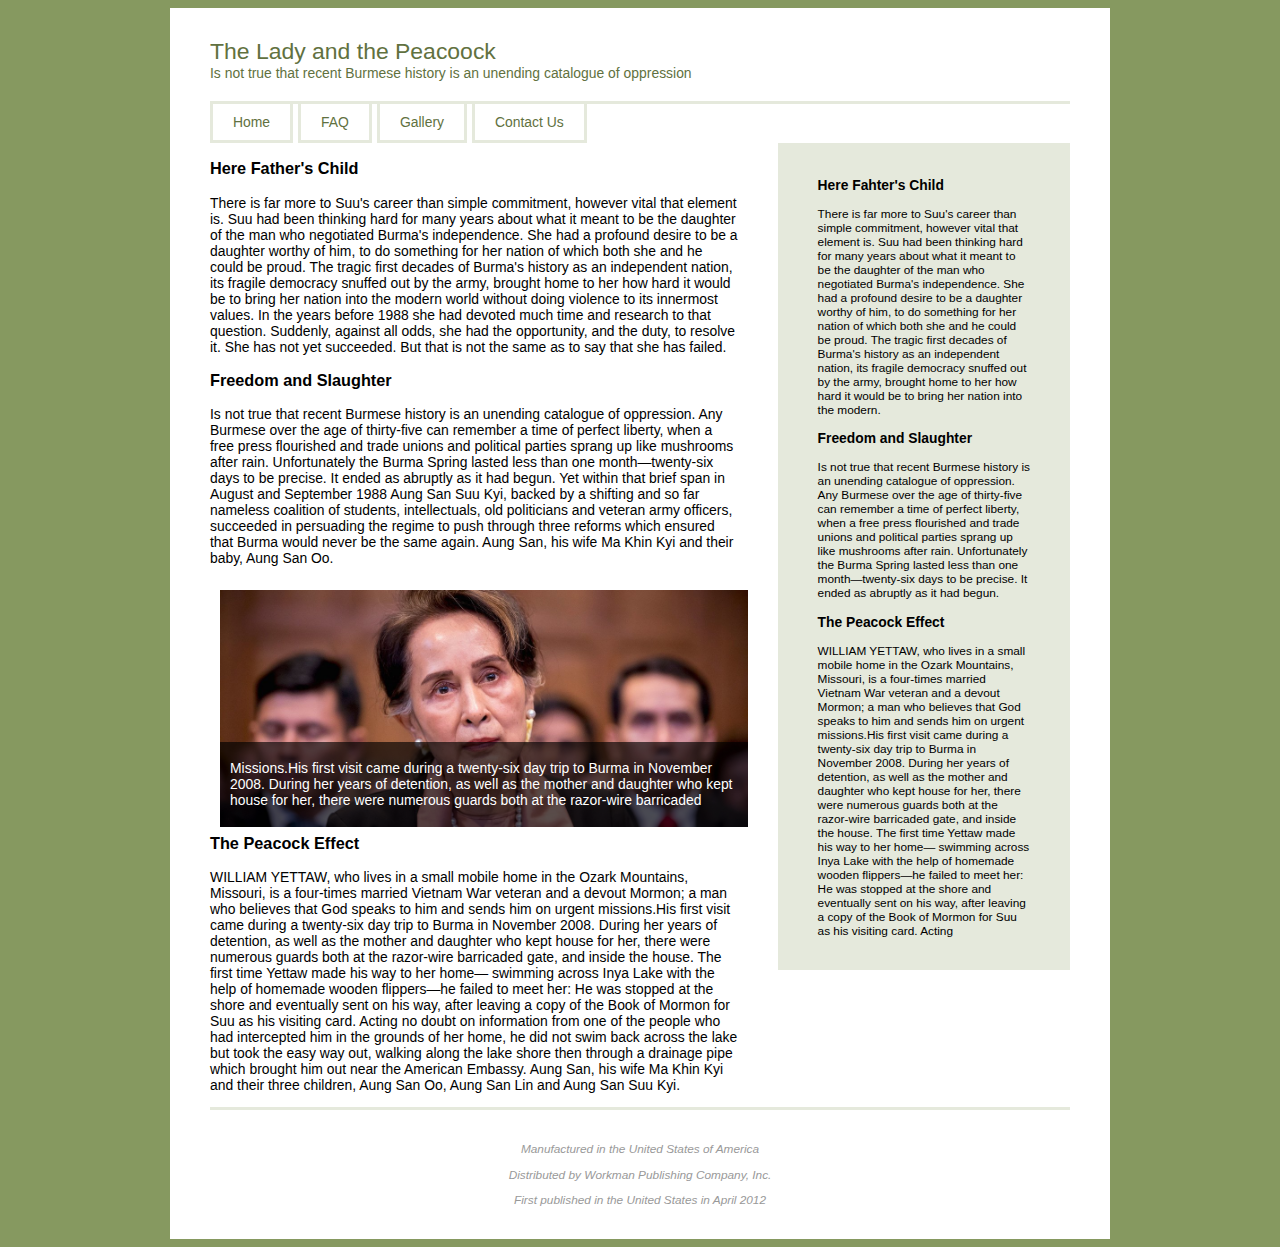
<file: index.html>
<!DOCTYPE html>
<html lang="en">

<head>
   <meta charset="UTF-8">
   <meta http-equiv="X-UA-Compatible" content="IE=edge">
   <meta name="viewport" content="width=device-width, initial-scale=1.0">
   <link rel="stylesheet" href="css/style.css">
   <title>The Lady and the Peacoock</title>
</head>

<body>
  
      <header>
         <h1>The Lady and the Peacoock</h1>
         <p>
            Is not true that recent Burmese history is an unending catalogue of
            oppression
         </p>
         <nav>
            <ul>
               <li><a href="index.html">Home</a> </li>
               <li><a href="faq.html">FAQ</a> </li>
               <li><a href="gallery.html">Gallery</a></li>
               <li><a href="contact-us.html">Contact Us</a></li>
            </ul>
         </nav>
      </header>

      <div class="content-area group"> 
         <div class="main-area">
         
         <article>
            <h3>Here Father's Child</h3>
            <p>
               There is far more to Suu's career than simple commitment, however vital
               that element is. Suu had been thinking hard for many years about what it meant
               to be the daughter of the man who negotiated Burma's independence. She had a
               profound desire to be a daughter worthy of him, to do something for her nation
               of which both she and he could be proud. The tragic first decades of Burma's
               history as an independent nation, its fragile democracy snuffed out by the army,
               brought home to her how hard it would be to bring her nation into the modern
               world without doing violence to its innermost values. In the years before 1988
               she had devoted much time and research to that question. Suddenly, against all
               odds, she had the opportunity, and the duty, to resolve it. She has not yet
               succeeded. But that is not the same as to say that she has failed.
            </p>
         </article>
         <article>
            <h3>Freedom and Slaughter</h3>
            <p>

               Is not true that recent Burmese history is an unending catalogue of
               oppression. Any Burmese over the age of thirty-five can remember a time of
               perfect liberty, when a free press flourished and trade unions and political parties
               sprang up like mushrooms after rain.
               Unfortunately the Burma Spring lasted less than one month—twenty-six days
               to be precise. It ended as abruptly as it had begun.
               Yet within that brief span in August and September 1988 Aung San Suu Kyi,
               backed by a shifting and so far nameless coalition of students, intellectuals, old
               politicians and veteran army officers, succeeded in persuading the regime to
               push through three reforms which ensured that Burma would never be the same
               again.
               Aung San, his wife Ma Khin Kyi and their baby, Aung San Oo.
            </p>
         </article>
         <div class="image-banner">
         <img src="images/imagel.png" alt="Aung San Suu Kyi image.">
         <div class="banner-description">
         <p> Missions.His first visit came during a twenty-six day trip to Burma in November 2008.
            During her years of detention, as well as the mother and daughter who kept
            house for her, there were numerous guards both at the razor-wire barricaded
            </p>
         </div>
      </div>

         <article>
           <h3 >The Peacock Effect</h3>
            <p>

               WILLIAM YETTAW, who lives in a small mobile home in the Ozark
               Mountains, Missouri, is a four-times married Vietnam War veteran and a devout
               Mormon; a man who believes that God speaks to him and sends him on urgent
               missions.His first visit came during a twenty-six day trip to Burma in November 2008.
               During her years of detention, as well as the mother and daughter who kept
               house for her, there were numerous guards both at the razor-wire barricaded
               gate, and inside the house. The first time Yettaw made his way to her home—
               swimming across Inya Lake with the help of homemade wooden flippers—he
               failed to meet her: He was stopped at the shore and eventually sent on his way,
               after leaving a copy of the Book of Mormon for Suu as his visiting card. Acting
               no doubt on information from one of the people who had intercepted him in the
               grounds of her home, he did not swim back across the lake but took the easy way
               out, walking along the lake shore then through a drainage pipe which brought
               him out near the American Embassy.
               Aung San, his wife Ma Khin Kyi and their three children, Aung San Oo, Aung San Lin and Aung San Suu Kyi.

            </p>
         </article>
      </div>
      <aside class="sidebar">
         

    
         <article>

            <h3>Here Fahter's Child</h3>
            <p>
               There is far more to Suu's career than simple commitment, however vital
               that element is. Suu had been thinking hard for many years about what it meant
               to be the daughter of the man who negotiated Burma's independence. She had a
               profound desire to be a daughter worthy of him, to do something for her nation
               of which both she and he could be proud. The tragic first decades of Burma's
               history as an independent nation, its fragile democracy snuffed out by the army,
               brought home to her how hard it would be to bring her nation into the modern.
          
            </p>

         </article>
         <article>
            <h3>Freedom and Slaughter</h3>
            <p>

               Is not true that recent Burmese history is an unending catalogue of
               oppression. Any Burmese over the age of thirty-five can remember a time of
               perfect liberty, when a free press flourished and trade unions and political parties
               sprang up like mushrooms after rain.
               Unfortunately the Burma Spring lasted less than one month—twenty-six days
               to be precise. It ended as abruptly as it had begun.
               
            </p>
         </article>
     
         <article>
           <h3>The Peacock Effect</h3>
            <p>

               WILLIAM YETTAW, who lives in a small mobile home in the Ozark
               Mountains, Missouri, is a four-times married Vietnam War veteran and a devout
               Mormon; a man who believes that God speaks to him and sends him on urgent
               missions.His first visit came during a twenty-six day trip to Burma in November 2008.
               During her years of detention, as well as the mother and daughter who kept
               house for her, there were numerous guards both at the razor-wire barricaded
               gate, and inside the house. The first time Yettaw made his way to her home—
               swimming across Inya Lake with the help of homemade wooden flippers—he
               failed to meet her: He was stopped at the shore and eventually sent on his way,
               after leaving a copy of the Book of Mormon for Suu as his visiting card. Acting
              
            </p>
         </article>
      </aside>
      <div class="fix"></div>

      </div>
      

         
      





     


      <footer>
         <address>
            <p><em>Manufactured in the United States of America</em></p>
            <p><em>Distributed by Workman Publishing Company, Inc.</em></p>
            <p><em>First published in the United States in April 2012</em></p>
         </address>
      </footer>
   </div>
</body>

</html>
</file>
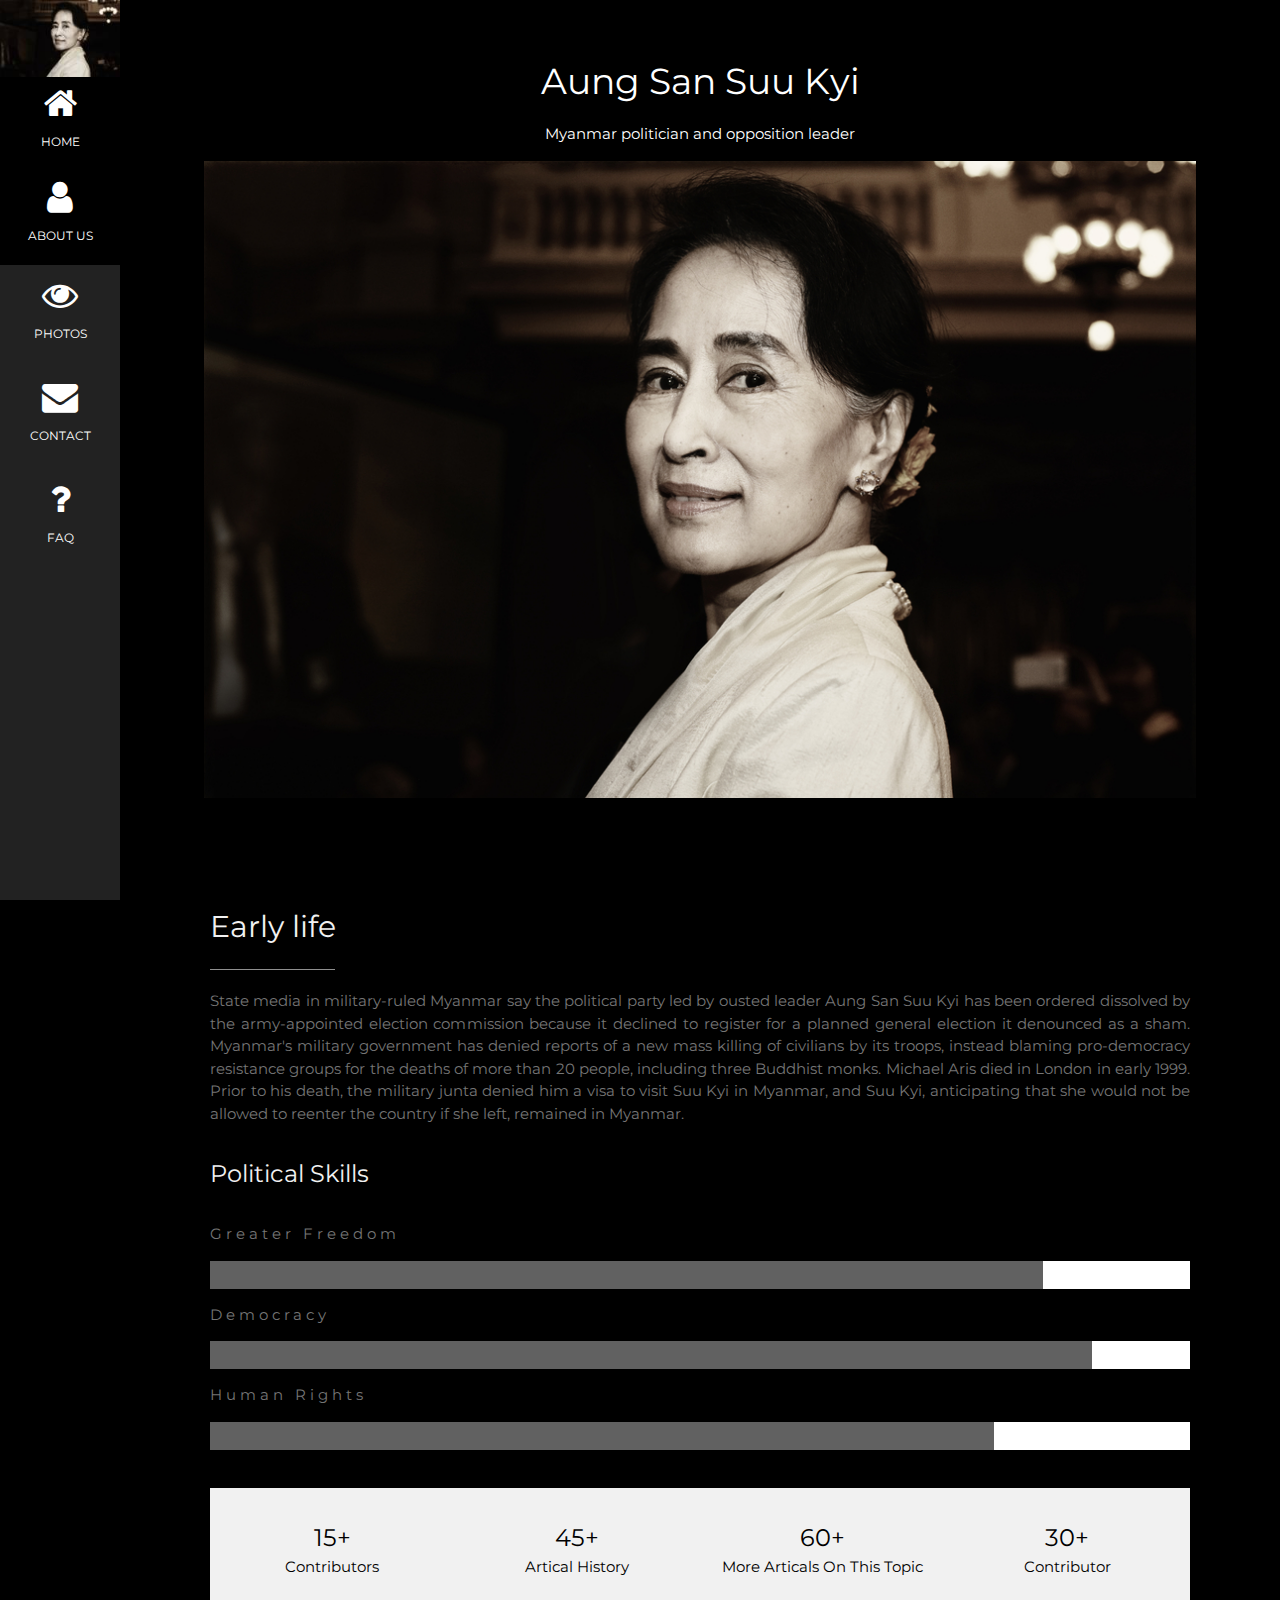
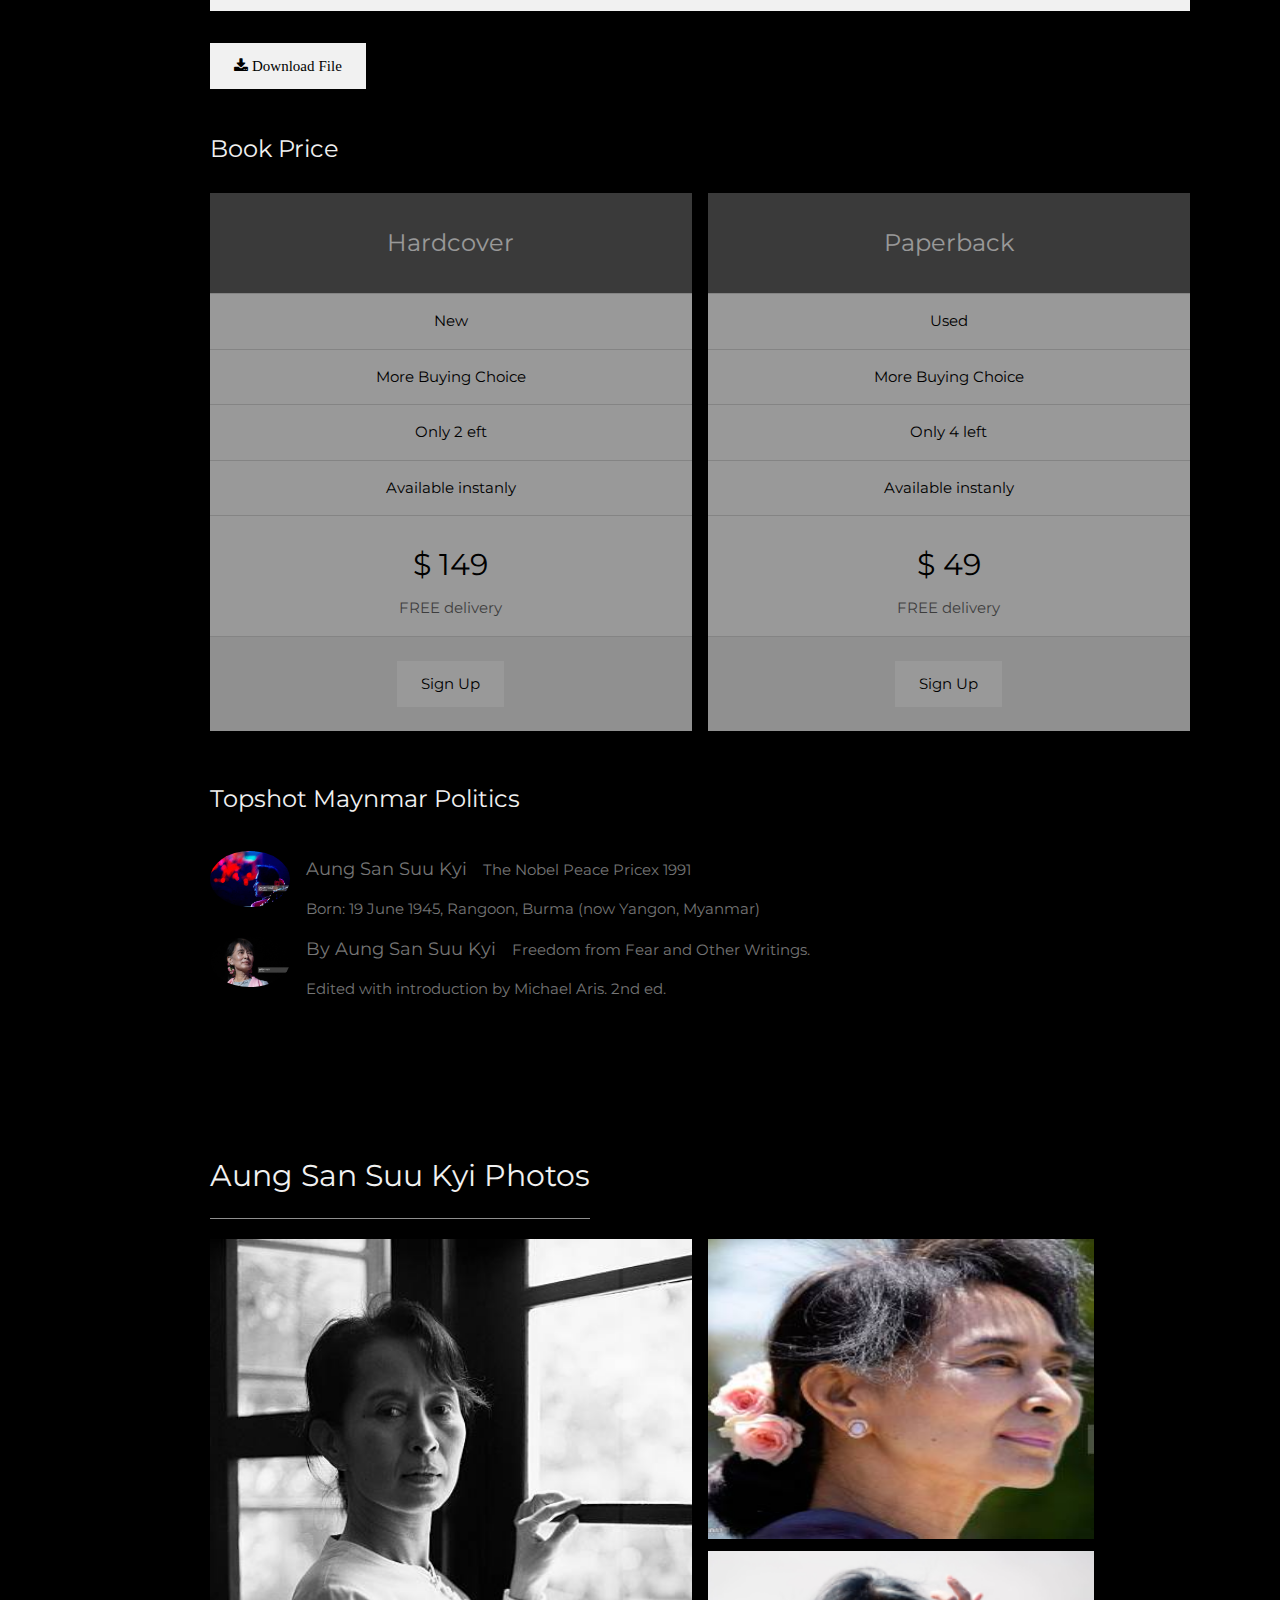
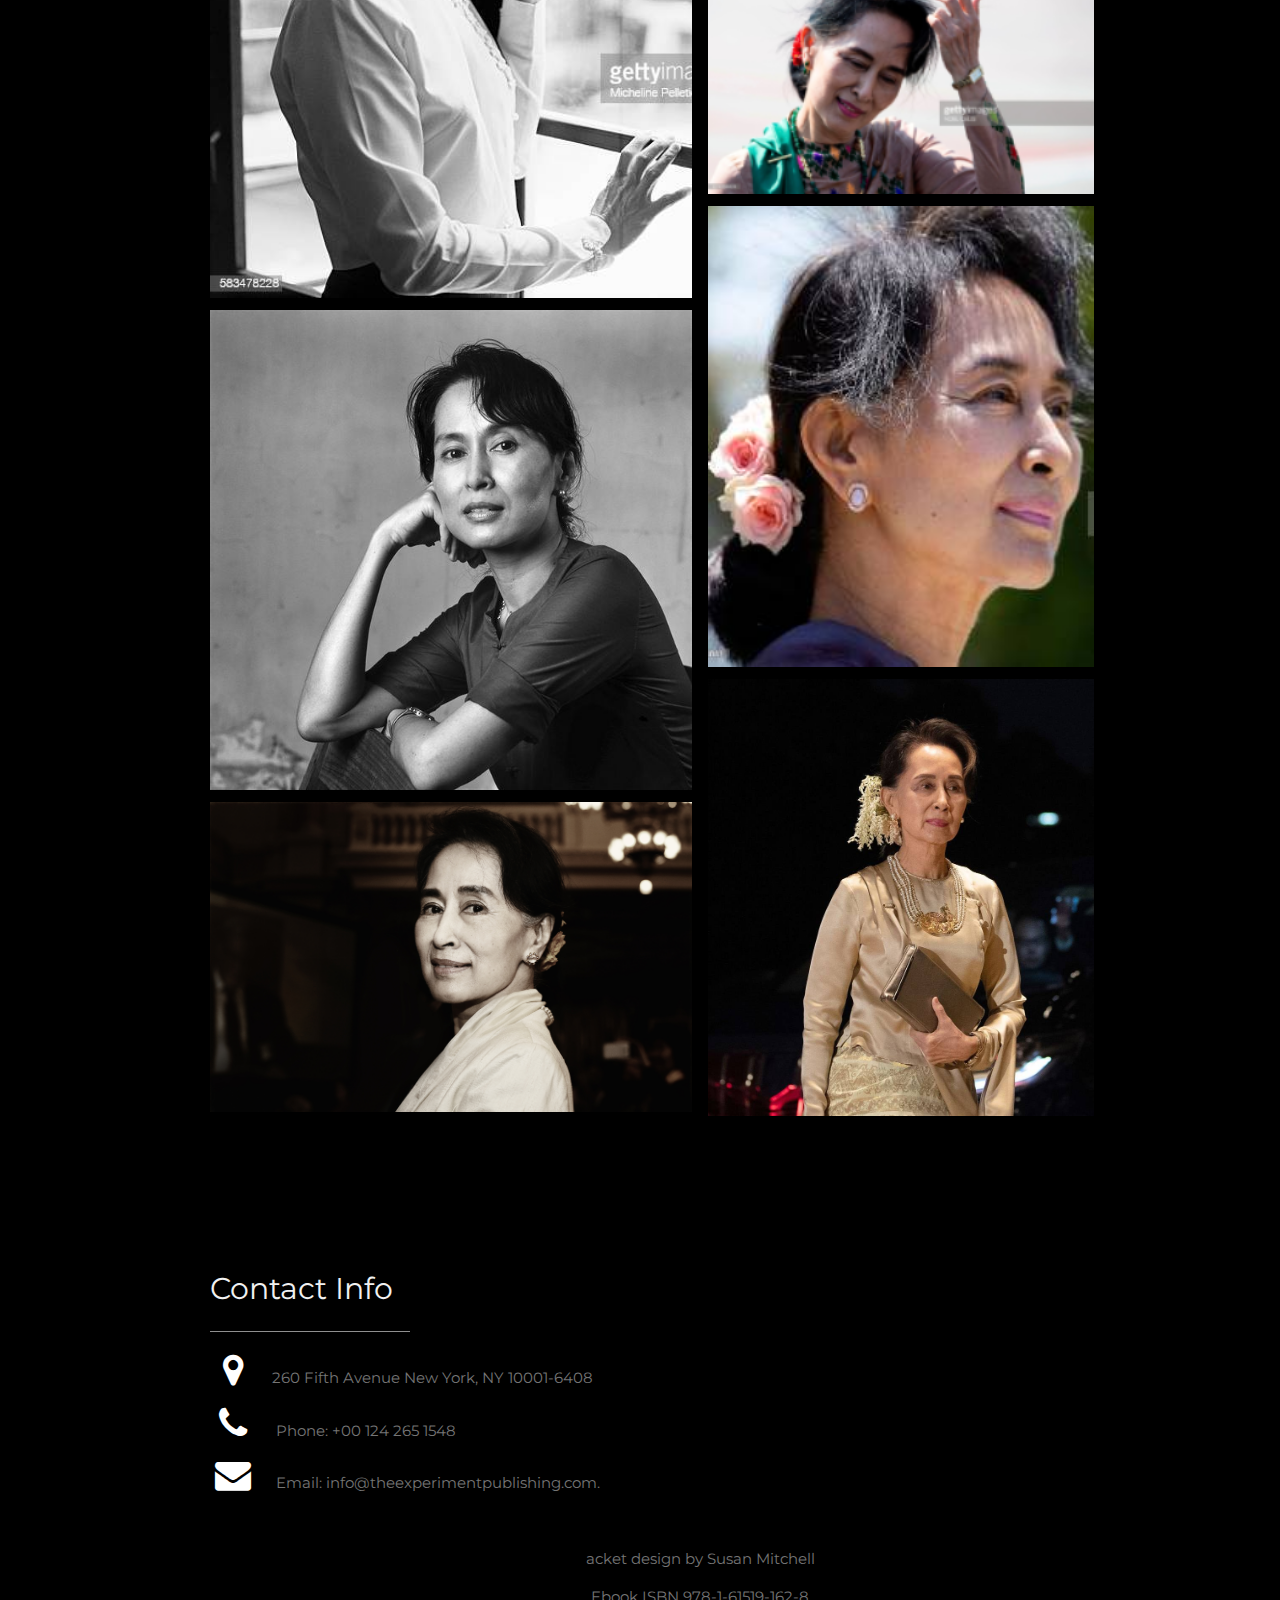
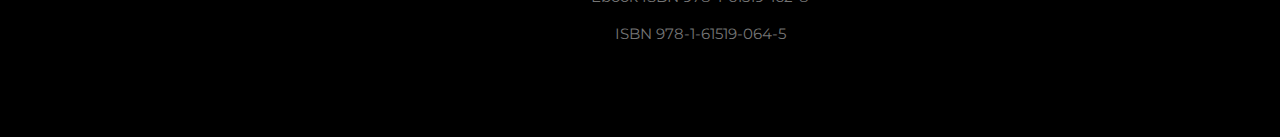
<file: about-us.html>
<!DOCTYPE html>
<html lang="en">

<head>
    <title>
        About Us
    </title>
    <meta charset="UTF-8">
    <meta name="viewport" content="width=device-width, initial-scale=1">
    <link rel="stylesheet" href="https://www.w3schools.com/w3css/4/w3.css">
    <link rel="stylesheet" href="https://fonts.googleapis.com/css?family=Montserrat">
    <link rel="stylesheet" href="https://cdnjs.cloudflare.com/ajax/libs/font-awesome/4.7.0/css/font-awesome.min.css">

    <style>
        body,
        h1,
        h2,
        h3,
        h4,
        h5,
        h6 {
            font-family: "Montserrat", sans-serif
        }

        .w3-row-padding img {
            margin-bottom: 12px
        }

        .w3-sidebar {
            width: 120px;
            background: #222;
        }

        #main {
            margin-left: 120px
        }

        @media only screen and (max-width: 600px) {
            #main {
                margin-left: 0
            }
        }
    </style>
</head>

<body class="w3-black">
    <nav class="w3-sidebar w3-bar-block w3-small w3-hide-small w3-center">
        <img src="images/imageaa.jpg" style="width: 100%" alt="san">
        <a href="index.html" class="w3-bar-item w3-button w3-row-padding-large w3-black">
            <i class="fa fa-home w3-xxlarge"></i>
            <p>HOME</p>
        </a>
        <a href="about-us.html" class="w3-bar-item w3-button w3-row-padding-large w3-black">
            <i class="fa fa-user w3-xxlarge"></i>
            <p>ABOUT US</p>
        </a>
        <a href="gallery.html" class="w3-bar-item w3-button w3-padding-large w3-hover-black">
            <i class="fa fa-eye w3-xxlarge"></i>
            <p>PHOTOS</p>
        </a>
        <a href="contact-us.html" class="w3-bar-item w3-button w3-padding-large w3-hover-black">
            <i class="fa fa-envelope w3-xxlarge"></i>
            <p>CONTACT</p>
        </a>
        <a href="faq.html" class="w3-bar-item w3-button w3-padding-large w3-hover-black">
            <i class="fa fa-question w3-xxlarge"></i>
            <p>FAQ</p>
        </a>
    </nav>
    <div class="w3-top w3-hide-large w3-hide-medium" id="myNavbar">
        <div class="w3-bar w3-black w3-opacity w3-hover-opacity-off w3-center w3-small">
            <a href="index.html" class="w3-bar-item w3-button" style="width: 25% !important">HOME</a>
            <a href="about-us.html" class="w3-bar-item w3-button" style="width: 25% !important">ABOUT US</a>
            <a href="gallery.html" class="w3-bar-item w3-button" style="width: 25% !important">PHOTOS</a>
            <a href="contact-us.html" class="w3-bar-item w3-button" style="width: 25% !important">CONTACT</a>
            <a href="faq.html" class="w3-bar-item w3-button" style="width: 25% !important">FAQ</a>
        </div>
    </div>

    <div class="w3-padding-large" id="main">
        <header class="w3-container w3-padding-32 w3-center w3-black" id="home">
            <h1 class="w3-jubo"><span class="w3-hide-small">Aung</span> San Suu Kyi</h1>
            <p>Myanmar politician and opposition leader</p>
            <img src="images/imagea.jpg" alt="woman" class="w3-image" width="992" height="1108">
        </header>

        <div class="w3-content w3-justify w3-text-grey w3-padding-64" id="about">
            <h2 class="w3-text-light-grey">Early life</h2>
            <hr style="width:125px" class="w3-opacity">
            <p>State media in military-ruled Myanmar say the political party led by ousted leader Aung San Suu Kyi has
                been ordered dissolved by the army-appointed election commission because it declined to register for a
                planned general election it denounced as a sham. Myanmar's military government has denied reports of a
                new mass killing of civilians by its troops, instead blaming pro-democracy resistance groups for the
                deaths of more than 20 people, including three Buddhist monks. Michael Aris died in London in early
                1999. Prior to his death, the military junta denied him a visa to visit Suu Kyi in Myanmar, and Suu Kyi,
                anticipating that she would not be allowed to reenter the country if she left, remained in Myanmar.</p>
            <h3 class="w3-padding-16 w3-text-light-grey">Political Skills</h3>
            <p class="w3-wide">Greater Freedom</p>
            <div class="w3-white">
                <div class="w3-dark-grey" style="height:28px; width:85%"></div>
            </div>
            <p class="w3-wide">Democracy</p>
            <div class="w3-white">
                <div class="w3-dark-grey" style="height:28px; width:90%"></div>
            </div>
            <p class="w3-wide">Human Rights</p>
            <div class="w3-white">
                <div class="w3-dark-grey" style="height:28px; width:80%"></div>
            </div><br>
            <div class="w3-row w3-center w3-padding-16 w3-section w3-light-grey">
                <div class="w3-quarter w3-section">
                    <span class="w3-xlarge">15+</span><br>
                    Contributors
                </div>
                <div class="w3-quarter w3-section">
                    <span class="w3-xlarge">45+</span><br>
                    Artical History
                </div>
                <div class="w3-quarter w3-section">
                    <span class="w3-xlarge">60+</span><br>
                    More Articals On This Topic
                </div>
                <div class="w3-quarter w3-section">
                    <span class="w3-xlarge">30+</span><br>
                    Contributor
                </div>
            </div>
            <button class="w3-button w3-light-grey w3-padding-large w3-section">
                <i class="fa fa-download"> Download File</i>
            </button>
            <h3 class="w3-padding-16 w3-text-light-grey">Book Price</h3>
            <div class="w3-row-padding" style="margin:0 -16px">
                <div class="w3-half w3-margin-bottom">
                    <ul class="w3-ul w3-white w3-center w3-opacity w3-hover-opacity-off">
                        <li class="w3-ul w3-dark-grey w3-xlarge w3-padding-32">Hardcover</li>
                        <li class="w3-padding-16">New</li>
                        <li class="w3-padding-16">More Buying Choice</li>
                        <li class="w3-padding-16">Only 2 eft</li>
                        <li class="w3-padding-16">Available instanly</li>
                        <li class="w3-padding-16">
                            <h2>$ 149</h2>
                            <span class="w3-opacity">FREE delivery</span>
                        </li>
                        <li class="w3-light-grey w3-padding-24">
                            <button class="w3-button w3-white w3-padding-large w3-hover-black">Sign Up</button>
                        </li>
                    </ul>
                </div>
                <div class="w3-half">
                    <ul class="w3-ul w3-white w3-center w3-opacity w3-hover-opacity-off">
                        <li class="w3-ul w3-dark-grey w3-xlarge w3-padding-32">Paperback</li>
                        <li class="w3-padding-16">Used</li>
                        <li class="w3-padding-16">More Buying Choice</li>
                        <li class="w3-padding-16">Only 4 left</li>
                        <li class="w3-padding-16">Available instanly</li>
                        <li class="w3-padding-16">
                            <h2>$ 49</h2>
                            <span class="w3-opacity">FREE delivery</span>
                        </li>
                        <li class="w3-light-grey w3-padding-24">
                            <button class="w3-button w3-white w3-padding-large w3-hover-black">Sign Up</button>
                        </li>
                    </ul>
                </div>
            </div>
            <h3 class="w3-padding-24 w3-text-light-grey">Topshot Maynmar Politics</h3>
            <img src="images/imaged.jpg" alt="Avatar" class="w3-left w3-circle w3-margin-right"
                style="width:80px">
            <p><span class="w3-large w3-margin-right">Aung San Suu Kyi</span>The Nobel Peace Pricex 1991</p>
            <p>Born: 19 June 1945, Rangoon, Burma (now Yangon, Myanmar)</p>
            <img src="images/imageseven.jpg" alt="Avatar" class="w3-left w3-circle w3-margin-right" style="width:80px">
            <p><span class="w3-large w3-margin-right">By Aung San Suu Kyi</span>Freedom from Fear and Other Writings.
            </p>
            <p>Edited with introduction by Michael Aris. 2nd ed.</p>
        </div>
        <div class="w3-padding-64 w3-content" id="Photos">
            <h2 class="w3-text-light-grey">Aung San Suu Kyi Photos</h2>
            <hr style="width:380px" class="w3-opacity">
            <div class="w3-row-padding" style="margin:0 -16px">
                <div class="w3-half">
                    <img src="images/imagebb.jpg" alt="aung" style="width: 100%">
                    <img src="images/imagec.jpg" alt="aung san" style="width: 100%">
                    <img src="images/imagea.jpg" alt="aung san suu" style="width: 100%">
                </div>
                <div class="w3-half">
                    <img src="images/imageeightt.jpg" alt="aung san suu kyi" style="width: 80%; height: 300px">
                    <img src="images/imagetumbone.png" alt="aung father" style="width: 80%">
                    <img src="images/imageeightt.jpg" alt="aung sister" style="width: 80%">
                    <img src="images/imagesninea.jpg" alt="aung aung" style="width: 80%">
                </div>
            </div>
        </div>
        <div class="w3-padding-64 w3-content w3-text-grey" id="contact">
            <h2 class="w3-text-light-grey">Contact Info</h2>
            <hr style="width:200px" class="w3-opacity">

            <div class="w3-section">
                <p><i class="fa fa-map-marker fa-fw w3-text-white w3-xxlarge w3-margin-right"></i>260 Fifth Avenue New
                    York, NY 10001-6408 </p>
                <p><i class="fa fa-phone fa-fw w3-text-white w3-xxlarge w3-margin-right"></i> Phone: +00 124 265 1548
                </p>
                <p><i class="fa fa-envelope fa-fw w3-text-white w3-xxlarge w3-margin-right"> </i> Email:
                    info@theexperimentpublishing.com.
                </p>
            </div><br>
            <footer class="w3-center">
                <p>acket design by Susan Mitchell</p>
                <p>Ebook ISBN 978-1-61519-162-8</p>
                <p>ISBN 978-1-61519-064-5</p>
            </footer>
        </div>
        </div>
</body>

</html>
</file>
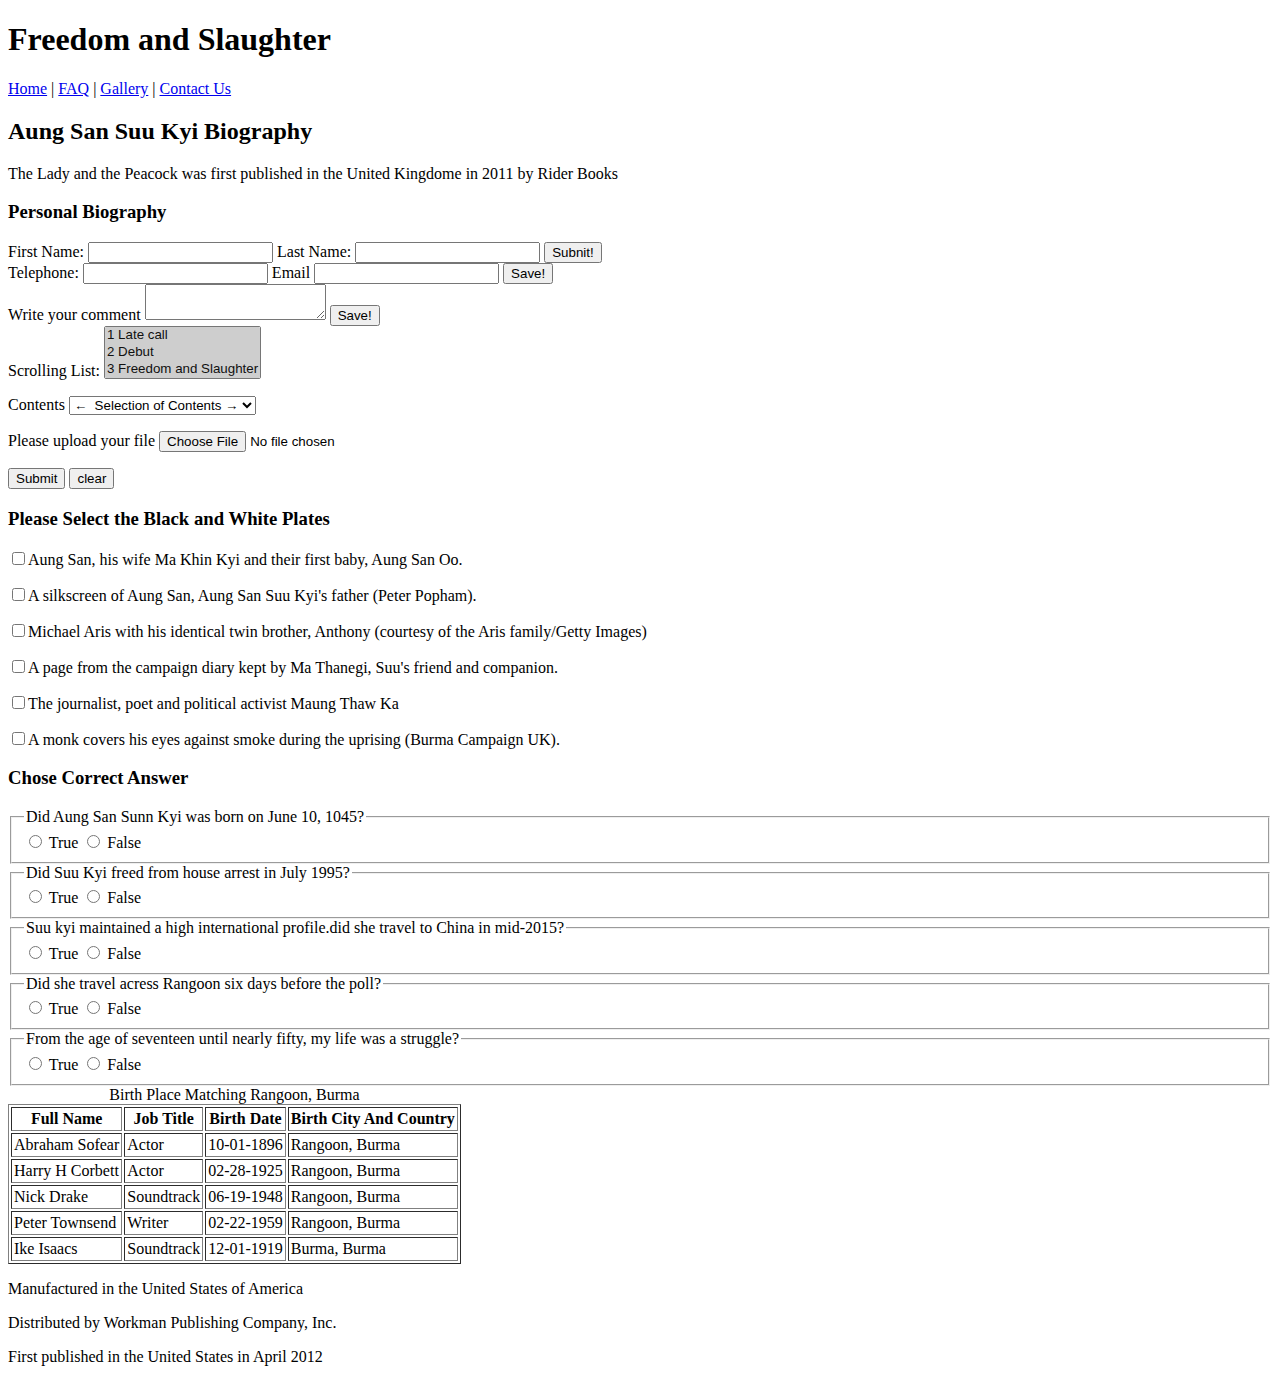
<file: contact-us.html>
<!DOCTYPE html>
<html lang="en">

<head>
    <meta charset="UTF-8">
    <meta http-equiv="X-UA-Compatible" content="IE=edge">
    <meta name="viewport" content="width=device-width, initial-scale=1.0">
    <title>Freedome and Slaughter</title>
</head>

<body>
    <header>
        <h1>Freedom and Slaughter</h1>
        <nav>
            <a href="index.html">Home</a> | <a href="faq.html">FAQ</a> | <a href="gallery.html">Gallery</a> |
             <a href="contact-us.html">Contact Us</a>
        </nav>
    </header>
    <main>
    
      
        <section>
            <h2>Aung San Suu Kyi Biography</h2>
            <p>The Lady and the Peacock was first published in the United Kingdome in 2011 by Rider Books</p>
            
               
                <h3>Personal Biography</h3>

                <form>
                  
                    <label for="firstName">First Name:</label>
                    <input id="firstName" type="text" name="firstName">
                <labeL for="lastName">Last Name:</label>
                    <input id="lastName" type="text" name="lastName">
                
                <input type="submit" value="Subnit!">
                </form>
                <form>
                
                    <label for="telephone">Telephone:</label>
                    <input id="telephone" type="tel" name="telephone">
                 
                
                    <label for="email">Email</label>
                    <input id="email" type="email" name="email">
                
                <input type="submit" value="Save!">  
                </form>
                <form>
                <label for="yourMessage">Write your comment</label>
                    <textarea id="yourMessage" name="yourMe"></textarea>
                    <input type="submit" value="Save!">
                   
                </form>
            
                <label id="id_scroll">Scrolling List:</label>
                <select name="list" size="3" multiple>
                    <option value="1" selected>1 Late call</option>
                    <option value="2" selected>2 Debut</option>
                    <option value="3" selected>3 Freedom and Slaughter</option>
                    <option value="4" selected>4 The Funeral</option>
                    <option value="5" selected>5 Open Road</option>
                    <option value="6" selected>6 Her Father's Blood</option>
                    <option value="7" selected>7 Defiance</option>
                    <option value="8" selected>8 Grief of Child</option>
                    <option value="9" selected>9 Choices</option>
                    <option value="10" selected>10 Alone</option>
                </select>
                    <P></P>
                        <label for="id_Contents">Contents</label>
                        <select name="id_Contents" id="id_Contents">
                            <option value="">&larr;&nbsp; Selection of Contents&nbsp;&rarr;</option>
                            <option value="1">Map of Burma</option>
                            <option value="2">Prologue</option>
                            <option value="3">Freedome and Slaughter</option>
                            <option value="4">The Funeral</option>
                            <option value="5">Her Father's Blood</option>
                            <option value="6">Defaince</option>
                            <option value="7">The Gand of Five</option>
                            <option value="8">Superwoman</option>
                            <option value="9">Open Road</option>
                            <option value="10">Late Call</option>
                            <option value="11">Exotic at St. Hugh's</option>
                        </select>
                        <form>
                            <p>Please upload your file <input type="file" name="myFile"></p>
                            <input type="submit">  
                            <input type="reset" value="clear">
                        </form>
                   
                    
                    <h3>Please Select the Black and White Plates</h3>
                    <p><label title="Select Aung"><input type="checkbox" name="his-wife">Aung San, his wife Ma Khin Kyi
                            and their first baby, Aung San Oo.</label></p>
                    <p><label title="Select Silkscreen"><input type="checkbox" name="silkscreen">A silkscreen of Aung
                            San, Aung San Suu Kyi's father (Peter Popham).</label></p>
                    <p><label title="Select the Checkbox"><input type="checkbox" name="michael">Michael Aris with his
                            identical twin brother, Anthony (courtesy of the Aris family/Getty Images)</label></p>
                    <p><label title="A pagr form"><input type="checkbox" name="campaing">A page from the campaign diary
                            kept by Ma Thanegi, Suu's friend and companion.</label></p>
                    <p><label title="the Journalist"><input type="checkbox" name="journalist">The journalist, poet and
                            political activist Maung Thaw Ka</label></p>
                    <p><label title="A monk covers his eyes"><input type="checkbox" name="monk">A monk covers his eyes
                            against smoke during the uprising (Burma Campaign UK).</label></p>

                    <h3>Chose Correct Answer</h3>
                    <fieldset>
                        <legend>Did Aung San Sunn Kyi was born on June 10, 1045?</legend>
                        <input type="radio" id="born" name="aungSan" value="true1">
                        <label for="born">True</label>
                        <input type="radio" id="wasborn" name="aungSan" value="false1">
                        <label for="wasborn">False</label>
                    </fieldset>
                    <fieldset>
                        <legend>Did Suu Kyi freed from house arrest in July 1995?</legend>
                        <input type="radio" id="arrest" name="suuKyi" value="true2">
                        <label for="arrest">True</label>
                        <input type="radio" id="fromhouse" name="suuKyi" value="false2">
                        <label for="fromhouse">False</label>
                    </fieldset>
                    <fieldset>
                        <legend>Suu kyi maintained a high international profile.did she travel to China in mid-2015?</legend>
                        <input type="radio" id="travel" name="maintained" value="true3">
                        <label for="travel">True</label>
                        <input type="radio" id="travelto" name="maintained" value="false3">
                        <label for="travelto">False</label>
                    </fieldset>
                    <fieldset>
                        <legend>Did she travel acress Rangoon six days before the poll?</legend>
                        <input type="radio" id="shetravel" name="before" value="true4">
                        <label for="shetravel">True</label>
                        <input type="radio" id="rangoon" name="before" value="false4">
                        <label for="rangoon">False</label>
                    </fieldset>
                    <fieldset>
                        <legend>From the age of seventeen until nearly fifty, my life was a struggle?</legend>
                        <input type="radio" id="seventeen" name="fifty" value="true5">
                        <label for="seventeen">True</label>
                        <input type="radio" id="until" name="fifty" value="false5">
                        <label for="until">False</label>
                    </fieldset>
                </section>
                

                <table border="1" cellspacing="2" cellpadding="2">
                    <caption>Birth Place Matching Rangoon, Burma</caption>
                    <thead>
                        <tr>
                            <th>Full Name</th>
                            <th scope="col" abbr="Column 1" id="col1">Job Title</th>
                            <th scope="col" abbr="Column 2" id="col2">Birth Date</th>
                            <th scope="col" abbr="Column 3" id="col3">Birth City And Country</th>
                        </tr>
                    </thead>
                    <tbody>
                        <tr>
                            <td>Abraham Sofear</td>
                            <td>Actor</td>
                            <td>10-01-1896</td>
                            <td>Rangoon, Burma</td>
                        </tr>
                        <tr>
                            <td>Harry H Corbett</td>
                            <td>Actor</td>
                            <td>02-28-1925</td>
                            <td>Rangoon, Burma</td>
                        </tr>
                        <tr>
                            <td>Nick Drake</td>
                            <td>Soundtrack</td>
                            <td>06-19-1948</td>
                            <td>Rangoon, Burma</td>
                        </tr>
                        <tr>
                            <td>Peter Townsend</td>
                            <td>Writer</td>
                            <td>02-22-1959</td>
                            <td>Rangoon, Burma</td>
                        </tr>
                        <tr>
                            <td>Ike Isaacs</td>
                            <td>Soundtrack</td>
                            <td>12-01-1919</td>
                            <td>Burma, Burma</td>
                        </tr>

                    </tbody>
                </table>
    </main>
    <footer>
        <p>Manufactured in the United States of America</p>
        <p>Distributed by Workman Publishing Company, Inc.</p>
        <p>First published in the United States in April 2012</p>
    </footer>
</body>

</html>
</file>
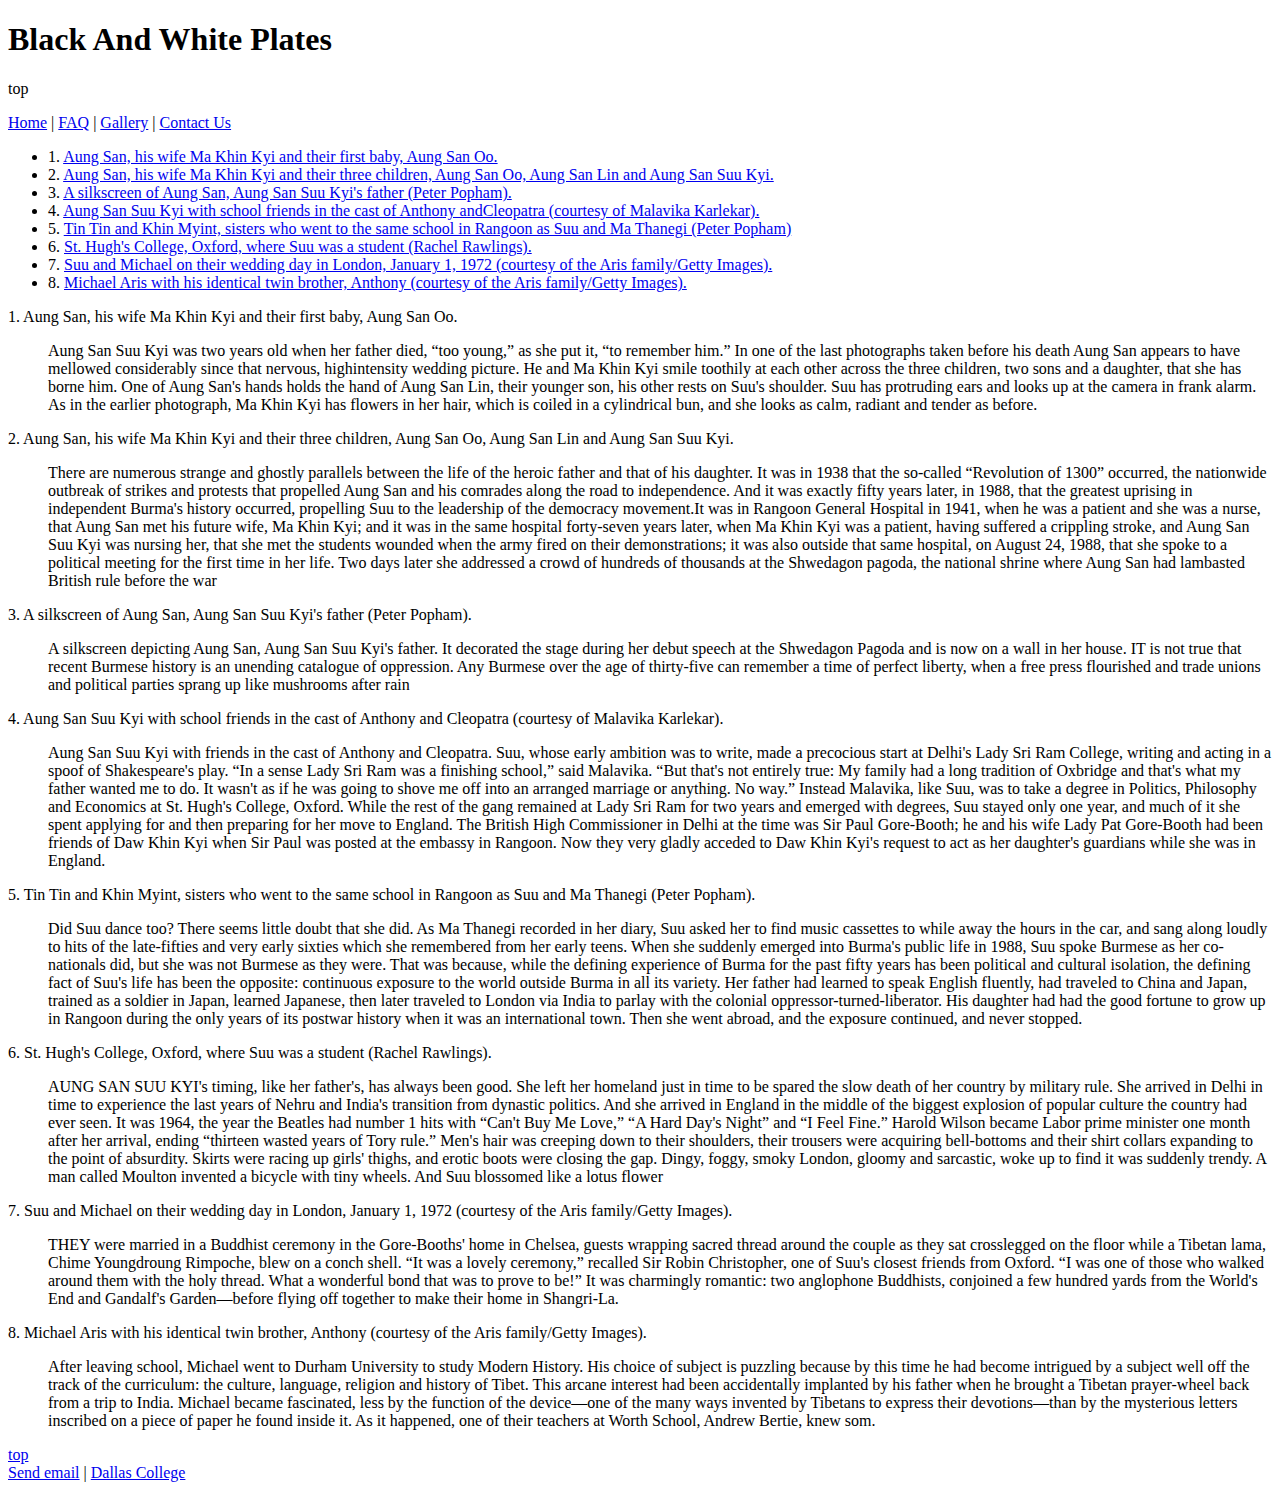
<file: faq.html>
<!DOCTYPE html>
<html lang="en">

   <head>
    <meta charset="utf-8">
      <title>Black And White Plates</title>
   </head>

   <body>

    <header>
    <h1>Black And White Plates</h1>
    </header>

    <p id="top">top</p>
    <nav>
        <a href="index.html">Home</a> | <a href="faq.html">FAQ</a> | <a href="gallery.html">Gallery</a> | <a href="contact-us.html">Contact Us</a>

    </nav>

   
    <ul>
    <li>1. <a href="#hiswife">Aung San, his wife Ma Khin Kyi and their first baby, Aung San Oo.</a></li>
    <li>2. <a href="#hiswifemakhin">Aung San, his wife Ma Khin Kyi and their three children, Aung San Oo, Aung San Lin and Aung San Suu Kyi.</a></li>
    <li>3. <a href="#silkscreenofaung">A silkscreen of Aung San, Aung San Suu Kyi's father (Peter Popham).</a></li>
    <li>4. <a href="#augsansuukyiwithschool">Aung San Suu Kyi with school friends in the cast of Anthony andCleopatra (courtesy of Malavika Karlekar).</a></li>
    <li>5. <a href="#tintinandkhinmyint"> Tin Tin and Khin Myint, sisters who went to the same school in Rangoon as Suu and Ma Thanegi (Peter Popham)</a></li>
    <li>6. <a href="#sthughiscollege">St. Hugh's College, Oxford, where Suu was a student (Rachel Rawlings).</a></li>
    <li>7. <a href="#suuandmichealontheir">Suu and Michael on their wedding day in London, January 1, 1972 (courtesy of the Aris family/Getty Images).</a></li>
    <li>8. <a href="#michealariswithhisidentical">Michael Aris with his identical twin brother, Anthony (courtesy of the Aris family/Getty Images).</a></li>
    </ul>
    

       

        <dl>
            
            <dt id="hiswife">1.  Aung San, his wife Ma Khin Kyi and their first baby, Aung San Oo.</dt>
            
       
       <dd>
            <p>Aung San Suu Kyi was two years old when her father died, <q>too young,</q> as
            she put it, “to remember him.”
            In one of the last photographs taken before his death Aung San appears to have mellowed considerably since that nervous, highintensity wedding picture. He and Ma Khin Kyi smile toothily at each other
            across the three children, two sons and a daughter, that she has borne him. 
            One of Aung San's hands holds the hand of Aung San Lin, their younger son, his
            other rests on Suu's shoulder. Suu has protruding ears and looks up at the
            camera in frank alarm. As in the earlier photograph, Ma Khin Kyi has flowers in
            her hair, which is coiled in a cylindrical bun, and she looks as calm, radiant and
            tender as before.
            </p>
        </dd>
        
        
        

        
            <dt id="hiswifemakhin">2. Aung San, his wife Ma Khin Kyi and their three children, Aung San Oo, Aung San Lin and Aung San Suu Kyi.</dt>
        
        
        <dd>
            <p>There are numerous strange and ghostly parallels between the life of the
            heroic father and that of his daughter. It was in 1938 that the so-called
            “Revolution of 1300” occurred, the nationwide outbreak of strikes and protests
            that propelled Aung San and his comrades along the road to independence. And
            it was exactly fifty years later, in 1988, that the greatest uprising in independent
            Burma's history occurred, propelling Suu to the leadership of the democracy
            movement.It was in Rangoon General Hospital in 1941, when he was a patient and she
            was a nurse, that Aung San met his future wife, Ma Khin Kyi; and it was in the
            same hospital forty-seven years later, when Ma Khin Kyi was a patient, having
            suffered a crippling stroke, and Aung San Suu Kyi was nursing her, that she met
            the students wounded when the army fired on their demonstrations; it was also
            outside that same hospital, on August 24, 1988, that she spoke to a political
            meeting for the first time in her life. Two days later she addressed a crowd of
            hundreds of thousands at the Shwedagon pagoda, the national shrine where
            Aung San had lambasted British rule before the war</p>
        </dd>
    

        
            <dt id="silkscreenofaung">3. A silkscreen of Aung San, Aung San Suu Kyi's father (Peter Popham).<dt>
        
        
        <dd> 
            <p>A silkscreen depicting Aung San, Aung San Suu Kyi's father. It decorated the
            stage during her debut speech at the Shwedagon Pagoda and is now on a wall in
            her house.
            IT is not true that recent Burmese history is an unending catalogue of
            oppression. Any Burmese over the age of thirty-five can remember a time of
            perfect liberty, when a free press flourished and trade unions and political parties
            sprang up like mushrooms after rain</p>
        </dd>
      

         
            <dt id="augsansuukyiwithschool">4. Aung San Suu Kyi with school friends in the cast of Anthony and Cleopatra (courtesy of Malavika Karlekar).</dt>
        
      
        <dd>
             <p>Aung San Suu Kyi with friends in the cast of Anthony and Cleopatra. Suu, whose
            early ambition was to write, made a precocious start at Delhi's Lady Sri Ram
            College, writing and acting in a spoof of Shakespeare's play.
            “In a sense Lady Sri Ram was a finishing school,” said Malavika. “But that's
            not entirely true: My family had a long tradition of Oxbridge and that's what my
            father wanted me to do. It wasn't as if he was going to shove me off into an
            arranged marriage or anything. No way.” Instead Malavika, like Suu, was to take
            a degree in Politics, Philosophy and Economics at St. Hugh's College, Oxford.
            While the rest of the gang remained at Lady Sri Ram for two years and
            emerged with degrees, Suu stayed only one year, and much of it she spent
            applying for and then preparing for her move to England. The British High
            Commissioner in Delhi at the time was Sir Paul Gore-Booth; he and his wife
            Lady Pat Gore-Booth had been friends of Daw Khin Kyi when Sir Paul was
            posted at the embassy in Rangoon. Now they very gladly acceded to Daw Khin
            Kyi's request to act as her daughter's guardians while she was in England.</p>
        </dd>
       

          
            <dt id="tintinandkhinmyint">5. Tin Tin and Khin Myint, sisters who went to the same school in Rangoon as Suu and Ma Thanegi (Peter Popham).</dt>
        
       
        <dd>
            <p>Did Suu dance too? There seems little doubt that she did. As Ma Thanegi
            recorded in her diary, Suu asked her to find music cassettes to while away the
            hours in the car, and sang along loudly to hits of the late-fifties and very early
            sixties which she remembered from her early teens.
            When she suddenly emerged into Burma's public life in 1988, Suu spoke
            Burmese as her co-nationals did, but she was not Burmese as they were. That
            was because, while the defining experience of Burma for the past fifty years has
            been political and cultural isolation, the defining fact of Suu's life has been the
            opposite: continuous exposure to the world outside Burma in all its variety. Her
            father had learned to speak English fluently, had traveled to China and Japan,
            trained as a soldier in Japan, learned Japanese, then later traveled to London via
            India to parlay with the colonial oppressor-turned-liberator. His daughter had
            had the good fortune to grow up in Rangoon during the only years of its postwar
            history when it was an international town. Then she went abroad, and the
            exposure continued, and never stopped.</p>
        </dd>
      

          
             <dt id="sthughiscollege">6.  St. Hugh's College, Oxford, where Suu was a student (Rachel Rawlings).</dt>
            
   
        <dd> 
            <p>AUNG SAN SUU KYI's timing, like her father's, has always been good. She left
            her homeland just in time to be spared the slow death of her country by military
            rule. She arrived in Delhi in time to experience the last years of Nehru and
            India's transition from dynastic politics. And she arrived in England in the
            middle of the biggest explosion of popular culture the country had ever seen.
            It was 1964, the year the Beatles had number 1 hits with “Can't Buy Me
            Love,” “A Hard Day's Night” and “I Feel Fine.” Harold Wilson became Labor
            prime minister one month after her arrival, ending “thirteen wasted years of Tory
            rule.” Men's hair was creeping down to their shoulders, their trousers were
            acquiring bell-bottoms and their shirt collars expanding to the point of absurdity.
            Skirts were racing up girls' thighs, and erotic boots were closing the gap. Dingy,
            foggy, smoky London, gloomy and sarcastic, woke up to find it was suddenly
            trendy. A man called Moulton invented a bicycle with tiny wheels.
            And Suu blossomed like a lotus flower</p>
        </dd>
      

        
            <dt id="suuandmichealontheir">7. Suu and Michael on their wedding day in London, January 1, 1972 (courtesy of the Aris family/Getty Images).</dt>
        
        
        <dd><p>THEY were married in a Buddhist ceremony in the Gore-Booths' home in
            Chelsea, guests wrapping sacred thread around the couple as they sat crosslegged on the floor while a Tibetan lama, Chime Youngdroung Rimpoche, blew
            on a conch shell. “It was a lovely ceremony,” recalled Sir Robin Christopher,
            one of Suu's closest friends from Oxford. “I was one of those who walked
            around them with the holy thread. What a wonderful bond that was to prove to
            be!”
            It was charmingly romantic: two anglophone Buddhists, conjoined a few
            hundred yards from the World's End and Gandalf's Garden—before flying off
            together to make their home in Shangri-La.</p>
        </dd>
        
          
            <dt id="michealariswithhisidentical">8. Michael Aris with his identical twin brother, Anthony (courtesy of the Aris family/Getty Images).</dt>
        
        
            
       <dd> 
             <p>After leaving school, Michael went to Durham University to study Modern
            History. His choice of subject is puzzling because by this time he had become
            intrigued by a subject well off the track of the curriculum: the culture, language,
            religion and history of Tibet.
            This arcane interest had been accidentally implanted by his father when he
            brought a Tibetan prayer-wheel back from a trip to India. Michael became
            fascinated, less by the function of the device—one of the many ways invented by
            Tibetans to express their devotions—than by the mysterious letters inscribed on
            a piece of paper he found inside it. As it happened, one of their teachers at Worth
            School, Andrew Bertie, knew som.</p>
        </dd>
    </dl>
        
        
    <a href="#top">top</a>
    
            
    <footer>
    <a href="mailto:shafiq.jalawan@gmail.com">Send email</a> |
    <a href="https://www.dallascollege.edu/pages/default.aspx">Dallas College</a>
    </footer>

   </body>

</html>
</file>
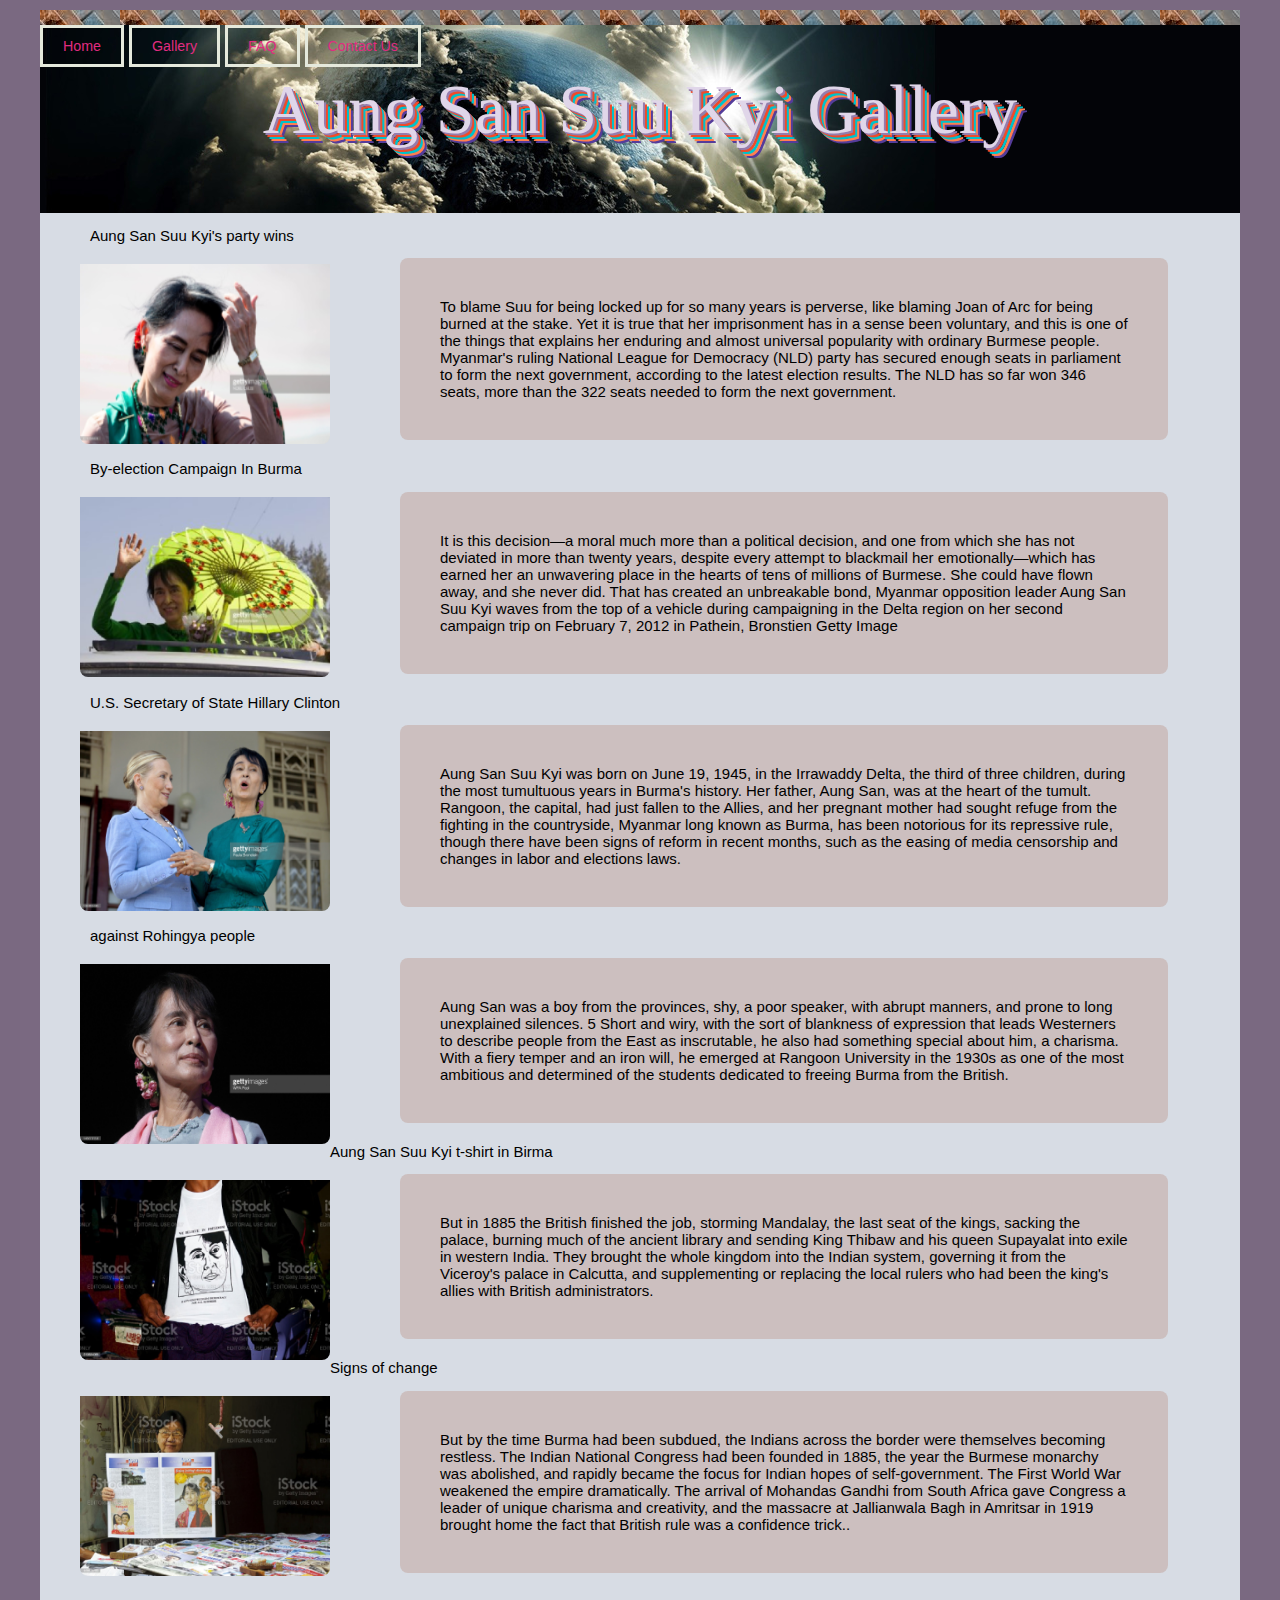
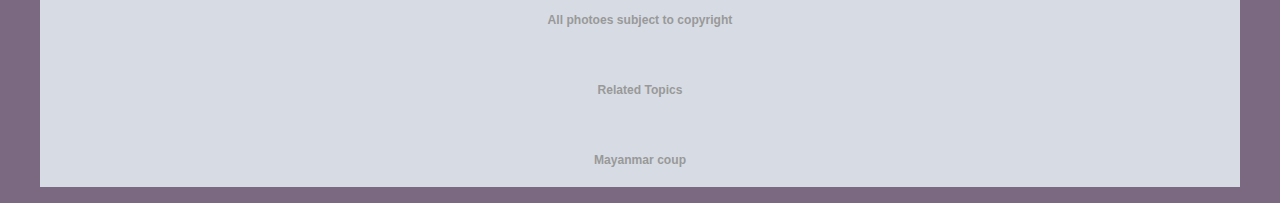
<file: gallery.html>
<!DOCTYPE html>
<html lang="en">

<head>
    <meta charset="UTF-8">
    <meta http-equiv="X-UA-Compatible" content="IE=edge">
    <link rel="stylesheet" href="css/layout.css">
    <meta name="viewport" content="width=device-width, initial-scale=1.0">

    <title>Aung San Suu Kyi Gallery</title>
    <link rel="Shortcut Icon" type="image/png" href="root/favicon-16x16.png">


</head>

<body>

    <header>
        <h1>Aung San Suu Kyi Gallery</h1>
        <nav>
            <ul>
                <li><a href="index.html">Home</a> </li>
                <li><a href="gallery.html">Gallery</a></li>
                <li><a href="faq.html">FAQ</a></li>
                <li><a href="contact-us.html">Contact Us</a></li>
            </ul>
        </nav>
    </header>


    <figure>
        <figcaption>Aung San Suu Kyi's party wins</figcaption>
        <a href="images/imageone.jpg">
            <img src="images/imagetumbone.png" height="200" width="250"
                alt="Aung San Suu Kyi Prepares For Byelection Campaign In Burma">
        </a>
    <main>
    </figure>
    <p>To blame Suu for being locked up for so many years is perverse, like blaming
        Joan of Arc for being burned at the stake. Yet it is true that her imprisonment has
        in a sense been voluntary, and this is one of the things that explains her enduring
        and almost universal popularity with ordinary Burmese people. Myanmar's ruling National
        League for Democracy (NLD) party has secured enough seats in parliament to form the next government,
        according
        to the latest election results.
        The NLD has so far won 346 seats, more than the 322 seats needed to form the next government.</p>
    <figure>
        <figcaption>By-election Campaign In Burma</figcaption>
        <a href="images/imagetwo.jpg">
            <img src="images/imagetumbtwo.png" height="200" width="250" alt="Mayamar Politics Election Suukyi">
        </a>
    </figure>
        <p>It is this decision—a moral much more than a political decision, and one from
            which she has not deviated in more than twenty years, despite every attempt to
            blackmail her emotionally—which has earned her an unwavering place in the
            hearts of tens of millions of Burmese. She could have flown away, and she never
            did. That has created an unbreakable bond, Myanmar opposition leader Aung San Suu Kyi waves from the
            top of a vehicle during campaigning in the Delta region on her second campaign trip on February 7,
            2012
            in
            Pathein, Bronstien Getty Image</p>
        <figure>
            <figcaption>U.S. Secretary of State Hillary Clinton</figcaption>
            <a href="images/imagethree.jpg">
                <img src="images/imagetumbthree.png" height="200" width="250"
                    alt="U.S. Secretary of State Clinton Makes Historic Trip To Myanmar">
            </a>
        </figure>
            <p>Aung San Suu Kyi was born on June 19, 1945, in the Irrawaddy Delta, the
                third of three children, during the most tumultuous years in Burma's history. Her
                father, Aung San, was at the heart of the tumult. Rangoon, the capital, had just
                fallen to the Allies, and her pregnant mother had sought refuge from the fighting
                in the countryside, Myanmar long known as Burma, has been notorious for its repressive
                rule, though there have been signs of reform in recent months,
                such as the easing of media censorship and changes in labor and elections laws.</p>
            <figure>
                <figcaption>against Rohingya people</figcaption>
                <a href="images/imageseven.jpg">
                    <img src="images/imagetumbseven.png" height="200" width="250" alt="Aung San Suu Kyi">
                </a>
            </figure>
                <p>Aung San was a boy from the provinces, shy, a poor speaker, with abrupt
                    manners, and prone to long unexplained silences.
                    5 Short and wiry, with the sort
                    of blankness of expression that leads Westerners to describe people from the
                    East as inscrutable, he also had something special about him, a charisma. With a
                    fiery temper and an iron will, he emerged at Rangoon University in the 1930s as
                    one of the most ambitious and determined of the students dedicated to freeing
                    Burma from the British.</p>
                <figure>
                    <figcaption>Aung San Suu Kyi t-shirt in Birma</figcaption>
                    <a href="images/imagefour.jpg">
                        <img src="images/imagetumbfour.png" height="200" width="250" alt="we belive in freedom">
                    </a>
                </figure>
                <p>But in 1885 the British finished the job, storming Mandalay, the last seat of
                    the kings, sacking the palace, burning much of the ancient library and sending
                    King Thibaw and his queen Supayalat into exile in western India. They brought
                    the whole kingdom into the Indian system, governing it from the Viceroy's
                    palace in Calcutta, and supplementing or replacing the local rulers who had been
                    the king's allies with British administrators. </p>
                <figure>
                    <figcaption>Signs of change</figcaption>
                    <a href="images/imagefive.jpg">
                        <img src="images/imagetumbfive.png" height="200" width="250"
                            alt="aung suu kyi image on new papar0">
                    </a> 
                </figure>
                <p>But by the time Burma had been subdued, the Indians across the border were
                    themselves becoming restless. The Indian National Congress had been founded
                    in 1885, the year the Burmese monarchy was abolished, and rapidly became the
                    focus for Indian hopes of self-government. The First World War weakened the
                    empire dramatically. The arrival of Mohandas Gandhi from South Africa gave
                    Congress a leader of unique charisma and creativity, and the massacre at
                    Jallianwala Bagh in Amritsar in 1919 brought home the fact that British rule was
                    a confidence trick..</p>
    </main>



    <footer>
        <h4>All photoes subject to copyright</h4>
        <h4>Related Topics</h4>
        <h4>Mayanmar coup</h4>

    </footer>

</body>

</html>
</file>
<file: css/style.css>
/* Start coding for background */
html {
    background-color: #869960;
}
/* End coding for bachground */

/* Start coding for body */
body {
    font-family: Tahoma, sans-serif;
    font-size: 87%;
    max-width: 940px;
    margin-left: auto;
    margin-right: auto;
    background-color: #FFFFFF;
    padding-left: 40px;
    padding-right: 40px;
    box-sizing: border-box;
}
img {max-width: 100%;
    height: auto;
}
/* Banner overlay */
.image-banner {
    position: relative;
    top: 10px;
    left: 10px;
}
.image-banner img {
    display: block;
}
.banner-description {
    position: absolute;
    bottom: 0;
    left: 0;
    color: #FFF;
    background-color: rgba(0,0,0, .65);
    padding: 5px 10px;
}
/* End Coding for body */

.content-area {
    border-top: 3px solid #e5e9dc;
    border-bottom: 3px solid #e5e9dc;
}
.main-area {
    width: 66%;
    float: left;
    padding-right: 40px;
    box-sizing: border-box;
}
.sidebar {
    width: 34%;
    float: left;
    background-color: #e5e9dc;
    padding-left: 40px;
    padding-right: 40px;
    padding-top: 20px;
    padding-bottom: 20px;
    box-sizing: border-box;
    font-size: 85%;
}
footer {
    text-align: center;
    font-size: 85%;
    color: #999;
    padding-bottom: 20px;
    padding-top: 20px;

}
.fix {
    clear: left;
}

.group:before,
.group:after {
  content: "";
  display: table;
}

.group:after {
  clear: both;
}

.group {
  zoom: 1;
}
/* Start coding for header */
header { 
    padding-top: 30px;
   
    color: #617140;
}
header h1 {
    margin: 0;
    font-weight: normal;
    font-size: 165%;
}
header p {
    margin: 0;
}
/* End coding for header */

/* Start Nav Coding */
nav {
    margin-top: 20px;
}
nav ul {
    margin: 0;
    padding: 0;
}
nav li {
    list-style: none;
    float: left;
    margin-right: 5px;
}
nav a {
    display: block;
    color: #617140;
    text-decoration: none;
    padding: 10px 20px;
    border: 3px solid #e5e9dc;

}
nav a:hover {
    background-color: #e5e9dc;
}

/* End Nav coding */
</file>
<file: css/layout.css>
html {
    background-color: rgb(122, 105, 129);
}
body {
   
    font-family: tahoma, sans-serif;
    font-size: 89%;
    align-items: center;
    width: 1200px; 
    margin-top: 10px;
    margin-left: auto;
    margin-right: auto;
    background-color: #d7dce4;
    background-image: url(../images/imageeleven.jpg);
    background-repeat: repeat-x;
    padding-top: 15px;
    box-sizing: border-box;
}
figcaption {
    margin-left: 10px;
    font-size: 15px;
    
   
}
img :hover {
    box-shadow: 0 0 2px 1px rgba(0, 140, 186, 0.5);
}
img {
    padding-top: 20px;
    float: left;
      border-radius: 8px;
    box-sizing: border-box;
}

 p {
   background-color: #ccbfbf;
   font-size: 15px ;
   height: 40%;
   width: 64%;
   margin-top: 5px;
   margin-right: 10%;
   margin-left: 30%;
   margin-bottom: 20px;
  
   padding: 40px;
   border-radius: 8px;
   border: 2px cbfb;
   box-sizing: border-box;
}

header {
   width:100%;
   height: 148px;
    padding-top: 40px;
    background-image: url(../images/imageten.jpg);
    background-position: right center;
    background-repeat: no-repeat;
}
header h1 {
    text-align: center;
    margin-top: 5px;
    font-size: 70px;
    font-weight: 400;
    font-family: 'Niconne', cursive;
    color: #e0d6e9;
    text-shadow: 2px 2px 0px  #957dad,
                 4px 4px 0px #ee4b2b,
                 6px 6px 0px #00c2cb,
                 8px 8px 0px #ff7f50,
                 10px 10px 0px #553c9a
}
nav {
    margin-top: 20px;
    position: absolute;
    top: 5px;
}
nav ul{
    margin: 0;
    padding: 0;
}
nav li {
    list-style: none;
    float: left;
    margin-right: 5px;
}
nav a{

    display: block;
    color: #e02c80;
    text-decoration: none;
    padding: 10px 20px;
    border: 3px solid #e5e9dc;
}
nav a:hover {
    background-color: #e5e9dc;
}

 footer h4{
  
    border: none;
    text-align: center;
    font-size: 85%;
    padding-bottom: 20px;
    padding-top: 20px;
    color: #999;

}
</file>
